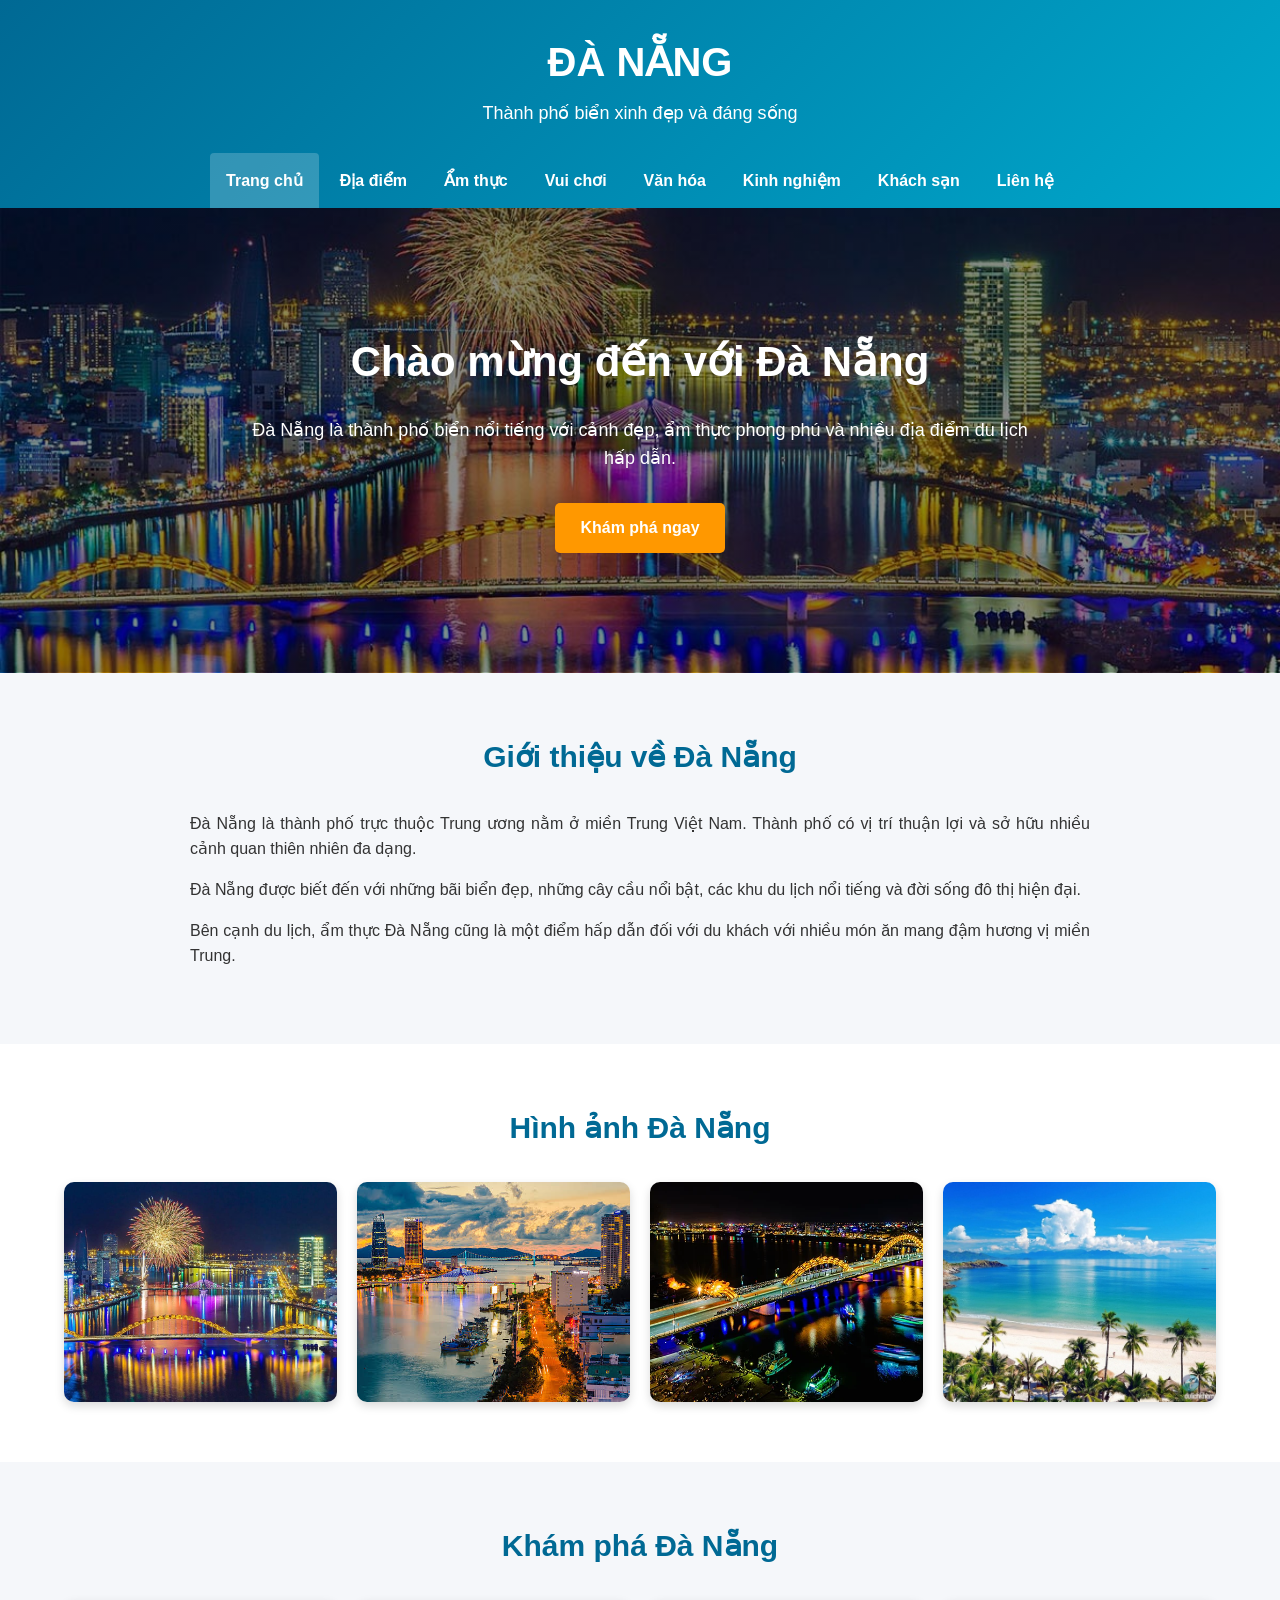
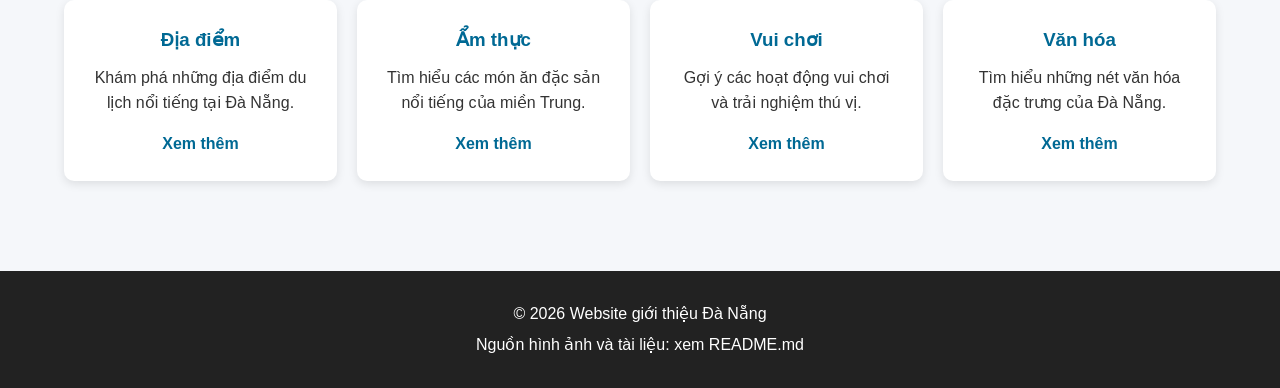
<file: index.html>
<!doctype html>
<html lang="vi">
  <head>
    <meta charset="UTF-8" />

    <meta name="viewport" content="width=device-width, initial-scale=1.0" />

    <meta name="description" content="Website giới thiệu thành phố Đà Nẵng" />

    <title>Đà Nẵng - Thành phố đáng sống</title>

    <link rel="stylesheet" href="css/style.css" />
  </head>

  <body>
    <header class="header">
      <div class="container">
        <h1>ĐÀ NẴNG</h1>

        <p>Thành phố biển xinh đẹp và đáng sống</p>

        <nav class="navbar">
          <a href="index.html" class="active"> Trang chủ </a>

          <a href="dia-diem.html"> Địa điểm </a>

          <a href="am-thuc.html"> Ẩm thực </a>

          <a href="vui-choi.html"> Vui chơi </a>

          <a href="van-hoa.html"> Văn hóa </a>

          <a href="kinh-nghiem.html"> Kinh nghiệm </a>

          <a href="khach-san.html"> Khách sạn </a>

          <a href="lien-he.html"> Liên hệ </a>
        </nav>
      </div>
    </header>

    <main>
      <section class="hero">
        <div class="container">
          <h2>Chào mừng đến với Đà Nẵng</h2>

          <p>
            Đà Nẵng là thành phố biển nổi tiếng với cảnh đẹp, ẩm thực phong phú
            và nhiều địa điểm du lịch hấp dẫn.
          </p>

          <a href="dia-diem.html" class="button"> Khám phá ngay </a>
        </div>
      </section>

      <section class="section">
        <div class="container">
          <h2>Giới thiệu về Đà Nẵng</h2>

          <div class="content-text">
            <p>
              Đà Nẵng là thành phố trực thuộc Trung ương nằm ở miền Trung Việt
              Nam. Thành phố có vị trí thuận lợi và sở hữu nhiều cảnh quan thiên
              nhiên đa dạng.
            </p>

            <p>
              Đà Nẵng được biết đến với những bãi biển đẹp, những cây cầu nổi
              bật, các khu du lịch nổi tiếng và đời sống đô thị hiện đại.
            </p>

            <p>
              Bên cạnh du lịch, ẩm thực Đà Nẵng cũng là một điểm hấp dẫn đối với
              du khách với nhiều món ăn mang đậm hương vị miền Trung.
            </p>
          </div>
        </div>
      </section>

      <section class="section section-light">
        <div class="container">
          <h2>Hình ảnh Đà Nẵng</h2>

          <div class="image-grid">
            <img src="./images/danang-1.jpg" alt="Cảnh đẹp Đà Nẵng" />

            <img src="./images/danang-2.jpg" alt="Thành phố Đà Nẵng" />

            <img src="./images/danang-3.webp" alt="Cầu Rồng Đà Nẵng" />

            <img src="./images/danang-4.jpg" alt="Bãi biển Đà Nẵng" />
          </div>
        </div>
      </section>

      <section class="section">
        <div class="container">
          <h2>Khám phá Đà Nẵng</h2>

          <div class="cards">
            <article class="card">
              <h3>Địa điểm</h3>

              <p>Khám phá những địa điểm du lịch nổi tiếng tại Đà Nẵng.</p>

              <a href="dia-diem.html" class="card-link"> Xem thêm </a>
            </article>

            <article class="card">
              <h3>Ẩm thực</h3>

              <p>Tìm hiểu các món ăn đặc sản nổi tiếng của miền Trung.</p>

              <a href="am-thuc.html" class="card-link"> Xem thêm </a>
            </article>

            <article class="card">
              <h3>Vui chơi</h3>

              <p>Gợi ý các hoạt động vui chơi và trải nghiệm thú vị.</p>

              <a href="vui-choi.html" class="card-link"> Xem thêm </a>
            </article>

            <article class="card">
              <h3>Văn hóa</h3>

              <p>Tìm hiểu những nét văn hóa đặc trưng của Đà Nẵng.</p>

              <a href="van-hoa.html" class="card-link"> Xem thêm </a>
            </article>
          </div>
        </div>
      </section>
    </main>

    <footer class="footer">
      <div class="container">
        <p>© 2026 Website giới thiệu Đà Nẵng</p>
        <p>Nguồn hình ảnh và tài liệu: xem README.md</p>
      </div>
    </footer>
  </body>
</html>
</file>
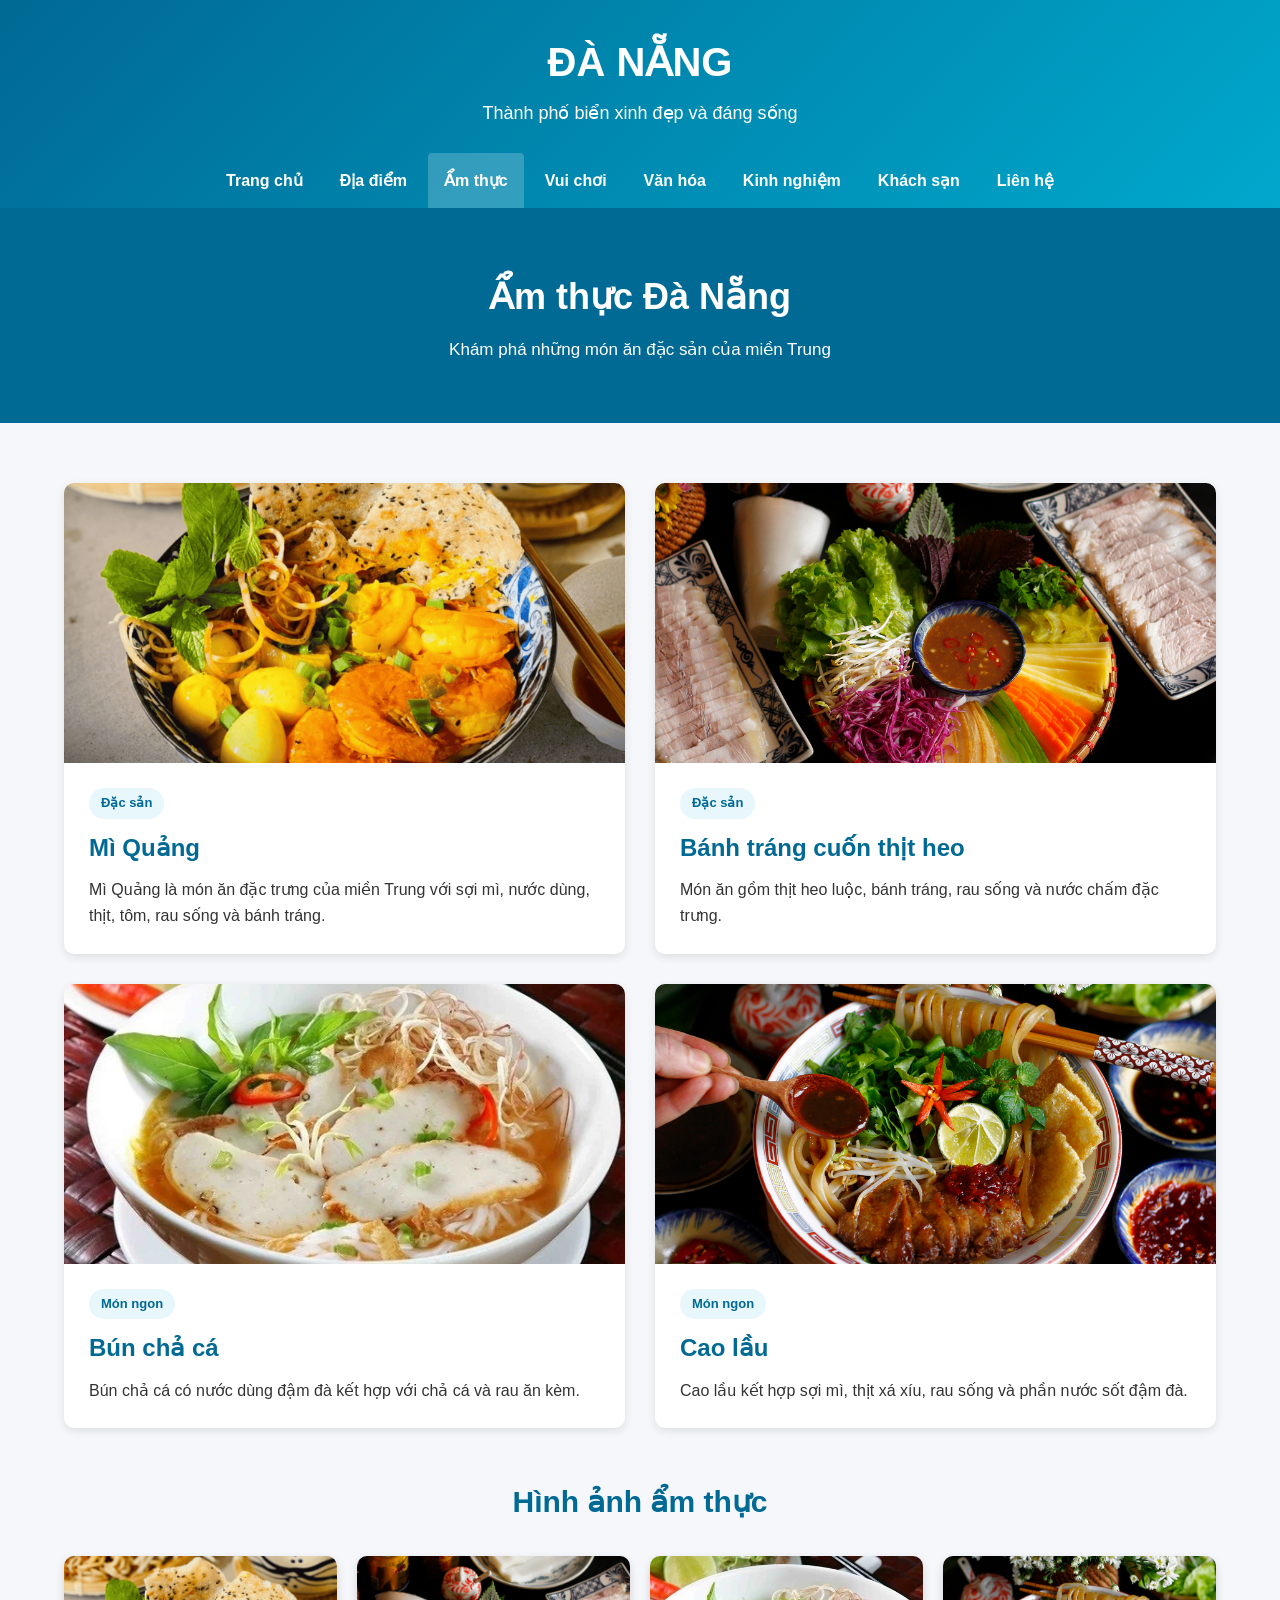
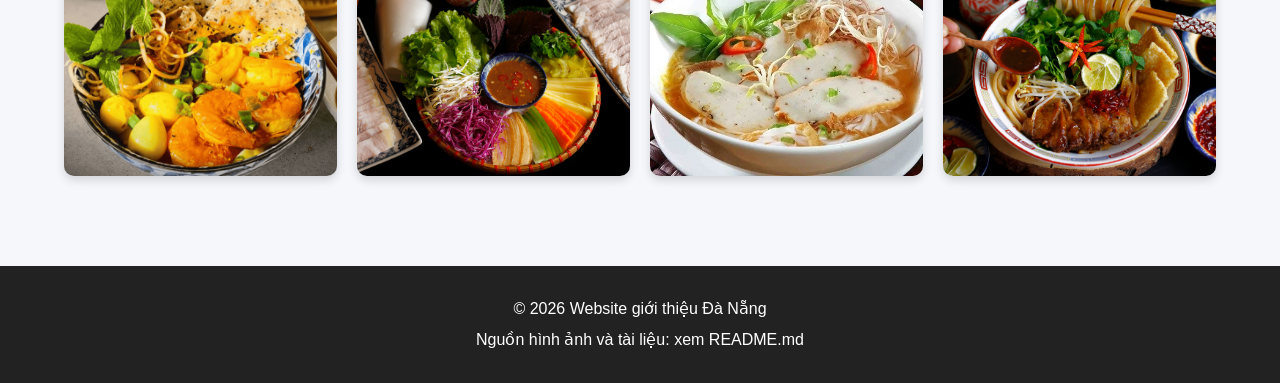
<file: am-thuc.html>
<!doctype html>
<html lang="vi">
  <head>
    <meta charset="UTF-8" />

    <meta name="viewport" content="width=device-width, initial-scale=1.0" />

    <title>Ẩm thực Đà Nẵng</title>

    <link rel="stylesheet" href="css/style.css" />
  </head>

  <body>
    <header class="header">
      <div class="container">
        <h1>ĐÀ NẴNG</h1>

        <p>Thành phố biển xinh đẹp và đáng sống</p>

        <nav class="navbar">
          <a href="index.html"> Trang chủ </a>

          <a href="dia-diem.html"> Địa điểm </a>

          <a href="am-thuc.html" class="active"> Ẩm thực </a>

          <a href="vui-choi.html"> Vui chơi </a>

          <a href="van-hoa.html"> Văn hóa </a>

          <a href="kinh-nghiem.html"> Kinh nghiệm </a>

          <a href="khach-san.html"> Khách sạn </a>

          <a href="lien-he.html"> Liên hệ </a>
        </nav>
      </div>
    </header>

    <main>
      <section class="page-banner">
        <div class="container">
          <h2>Ẩm thực Đà Nẵng</h2>

          <p>Khám phá những món ăn đặc sản của miền Trung</p>
        </div>
      </section>

      <section class="section">
        <div class="container">
          <div class="food-grid">
            <article class="food-card">
              <img src="./images/amthuc-1.png" alt="Mì Quảng" />

              <div class="food-content">
                <span class="badge"> Đặc sản </span>

                <h2>Mì Quảng</h2>

                <p>
                  Mì Quảng là món ăn đặc trưng của miền Trung với sợi mì, nước
                  dùng, thịt, tôm, rau sống và bánh tráng.
                </p>
              </div>
            </article>

            <article class="food-card">
              <img src="./images/amthuc-2.jpg" alt="Bánh tráng cuốn thịt heo" />

              <div class="food-content">
                <span class="badge"> Đặc sản </span>

                <h2>Bánh tráng cuốn thịt heo</h2>

                <p>
                  Món ăn gồm thịt heo luộc, bánh tráng, rau sống và nước chấm
                  đặc trưng.
                </p>
              </div>
            </article>

            <article class="food-card">
              <img src="./images/amthuc-3.webp" alt="Bún chả cá" />

              <div class="food-content">
                <span class="badge"> Món ngon </span>

                <h2>Bún chả cá</h2>

                <p>
                  Bún chả cá có nước dùng đậm đà kết hợp với chả cá và rau ăn
                  kèm.
                </p>
              </div>
            </article>

            <article class="food-card">
              <img src="./images/amthuc-4.jpg" alt="Cao lầu" />

              <div class="food-content">
                <span class="badge"> Món ngon </span>

                <h2>Cao lầu</h2>

                <p>
                  Cao lầu kết hợp sợi mì, thịt xá xíu, rau sống và phần nước sốt
                  đậm đà.
                </p>
              </div>
            </article>
          </div>

          <h2 class="gallery-title">Hình ảnh ẩm thực</h2>

          <div class="image-grid">
            <img src="./images/amthuc-1.png" alt="Mì Quảng" />

            <img src="./images/amthuc-2.jpg" alt="Bánh tráng cuốn thịt heo" />

            <img src="./images/amthuc-3.webp" alt="Bún chả cá" />

            <img src="./images/amthuc-4.jpg" alt="Cao lầu" />
          </div>
        </div>
      </section>
    </main>

    <footer class="footer">
      <div class="container">
        <p>© 2026 Website giới thiệu Đà Nẵng</p>

        <p>Nguồn hình ảnh và tài liệu: xem README.md</p>
      </div>
    </footer>
  </body>
</html>
</file>
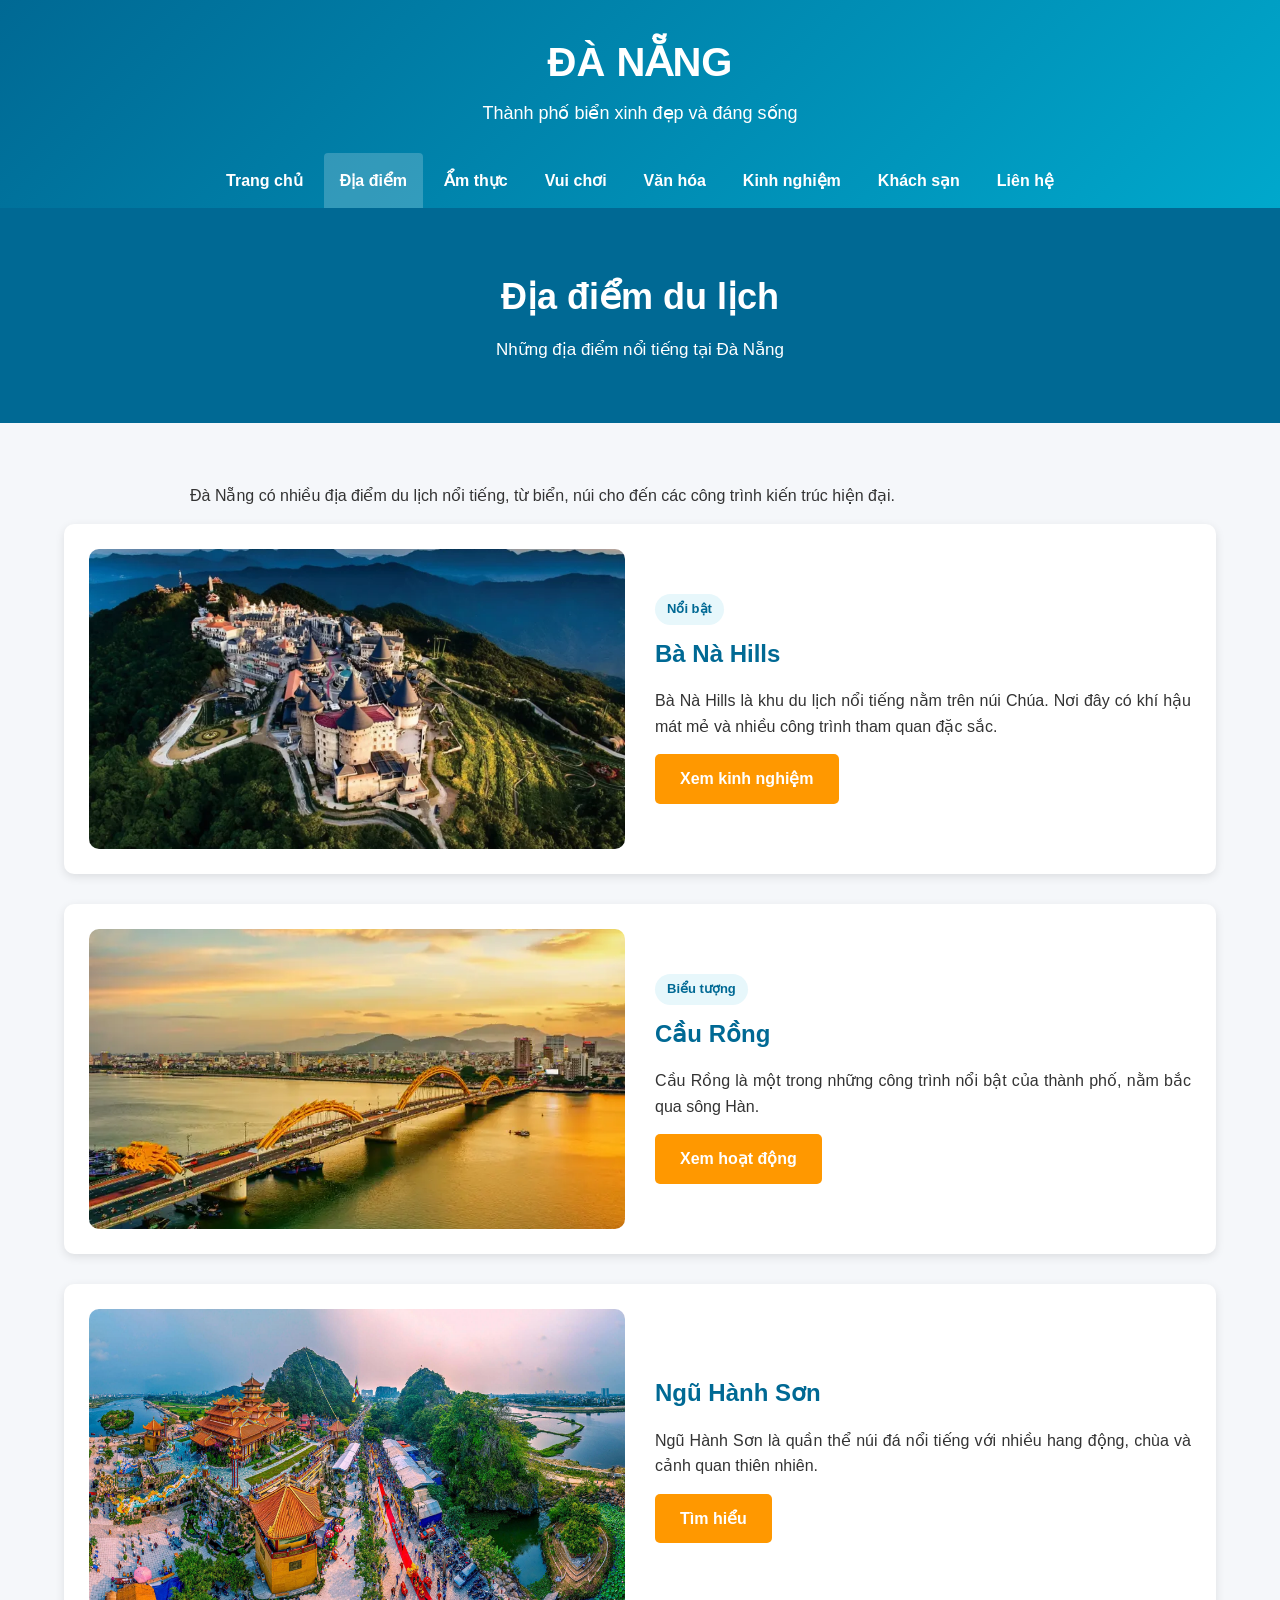
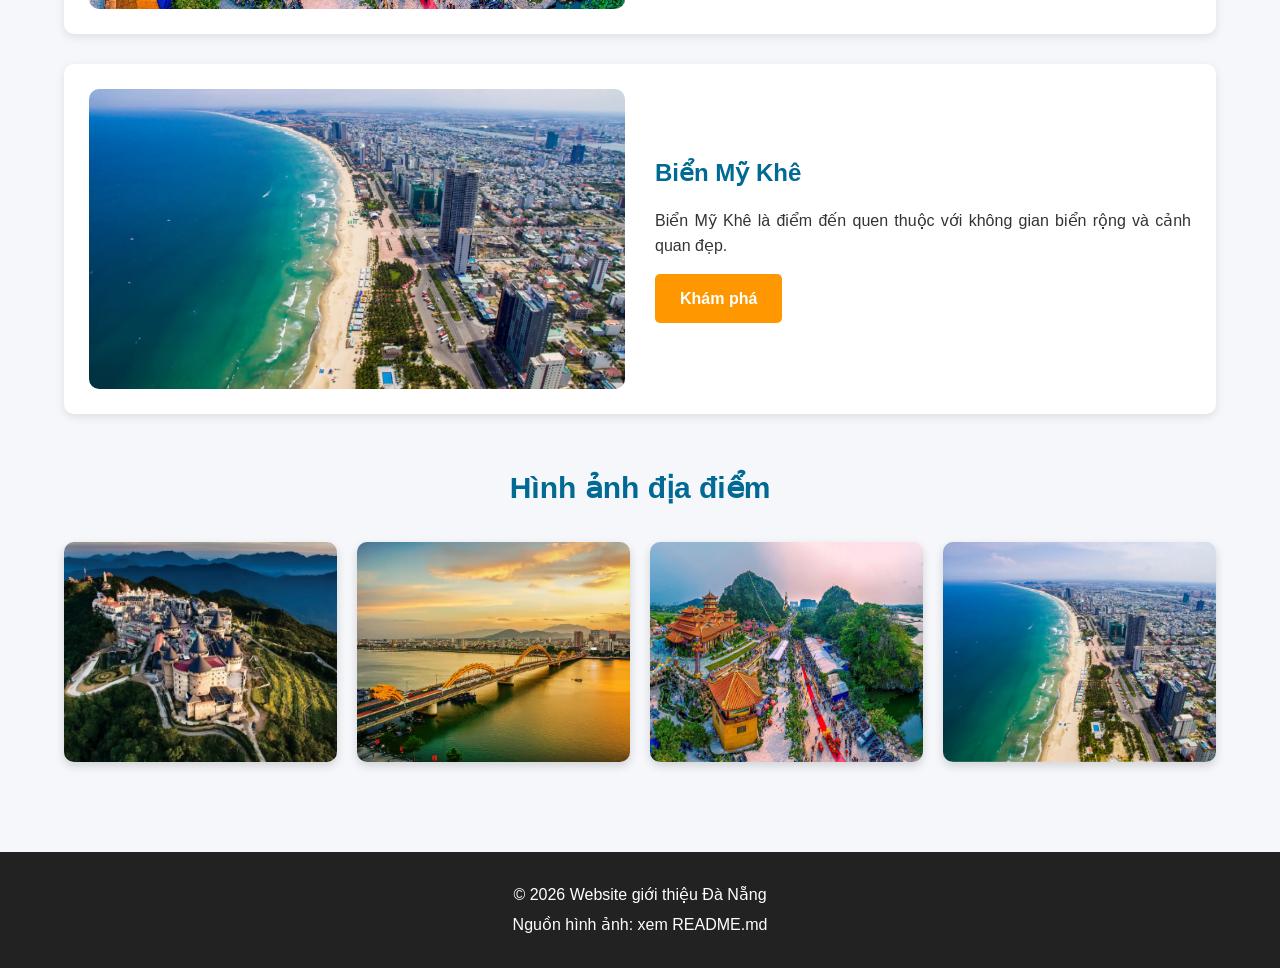
<file: dia-diem.html>
<!doctype html>
<html lang="vi">
  <head>
    <meta charset="UTF-8" />

    <meta name="viewport" content="width=device-width, initial-scale=1.0" />

    <title>Địa điểm du lịch Đà Nẵng</title>

    <link rel="stylesheet" href="css/style.css" />
  </head>

  <body>
    <header class="header">
      <div class="container">
        <h1>ĐÀ NẴNG</h1>

        <p>Thành phố biển xinh đẹp và đáng sống</p>

        <nav class="navbar">
          <a href="index.html"> Trang chủ </a>

          <a href="dia-diem.html" class="active"> Địa điểm </a>

          <a href="am-thuc.html"> Ẩm thực </a>

          <a href="vui-choi.html"> Vui chơi </a>

          <a href="van-hoa.html"> Văn hóa </a>

          <a href="kinh-nghiem.html"> Kinh nghiệm </a>

          <a href="khach-san.html"> Khách sạn </a>

          <a href="lien-he.html"> Liên hệ </a>
        </nav>
      </div>
    </header>

    <main>
      <section class="page-banner">
        <div class="container">
          <h2>Địa điểm du lịch</h2>

          <p>Những địa điểm nổi tiếng tại Đà Nẵng</p>
        </div>
      </section>

      <section class="section">
        <div class="container">
          <div class="content-text">
            <p>
              Đà Nẵng có nhiều địa điểm du lịch nổi tiếng, từ biển, núi cho đến
              các công trình kiến trúc hiện đại.
            </p>
          </div>

          <article class="place">
            <div class="place-image">
              <img src="./images/diadiem-1.webp" alt="Bà Nà Hills" />
            </div>

            <div class="place-content">
              <span class="badge"> Nổi bật </span>

              <h2>Bà Nà Hills</h2>

              <p>
                Bà Nà Hills là khu du lịch nổi tiếng nằm trên núi Chúa. Nơi đây
                có khí hậu mát mẻ và nhiều công trình tham quan đặc sắc.
              </p>

              <a href="kinh-nghiem.html" class="button"> Xem kinh nghiệm </a>
            </div>
          </article>

          <article class="place">
            <div class="place-image">
              <img src="./images/diadiem-2.webp" alt="Cầu Rồng" />
            </div>

            <div class="place-content">
              <span class="badge"> Biểu tượng </span>

              <h2>Cầu Rồng</h2>

              <p>
                Cầu Rồng là một trong những công trình nổi bật của thành phố,
                nằm bắc qua sông Hàn.
              </p>

              <a href="vui-choi.html" class="button"> Xem hoạt động </a>
            </div>
          </article>

          <article class="place">
            <div class="place-image">
              <img src="./images/diadiem-3.jpg" alt="Ngũ Hành Sơn" />
            </div>

            <div class="place-content">
              <h2>Ngũ Hành Sơn</h2>

              <p>
                Ngũ Hành Sơn là quần thể núi đá nổi tiếng với nhiều hang động,
                chùa và cảnh quan thiên nhiên.
              </p>

              <a href="van-hoa.html" class="button"> Tìm hiểu </a>
            </div>
          </article>

          <article class="place">
            <div class="place-image">
              <img src="./images/diadiem-4.png" alt="Biển Mỹ Khê" />
            </div>

            <div class="place-content">
              <h2>Biển Mỹ Khê</h2>

              <p>
                Biển Mỹ Khê là điểm đến quen thuộc với không gian biển rộng và
                cảnh quan đẹp.
              </p>

              <a href="vui-choi.html" class="button"> Khám phá </a>
            </div>
          </article>

          <h2 class="gallery-title">Hình ảnh địa điểm</h2>

          <div class="image-grid">
            <img src="./images/diadiem-1.webp" alt="Bà Nà Hills" />

            <img src="./images/diadiem-2.webp" alt="Cầu Rồng" />

            <img src="./images/diadiem-3.jpg" alt="Ngũ Hành Sơn" />

            <img src="./images/diadiem-4.png" alt="Biển Mỹ Khê" />
          </div>
        </div>
      </section>
    </main>

    <footer class="footer">
      <div class="container">
        <p>© 2026 Website giới thiệu Đà Nẵng</p>

        <p>Nguồn hình ảnh: xem README.md</p>
      </div>
    </footer>
  </body>
</html>
</file>
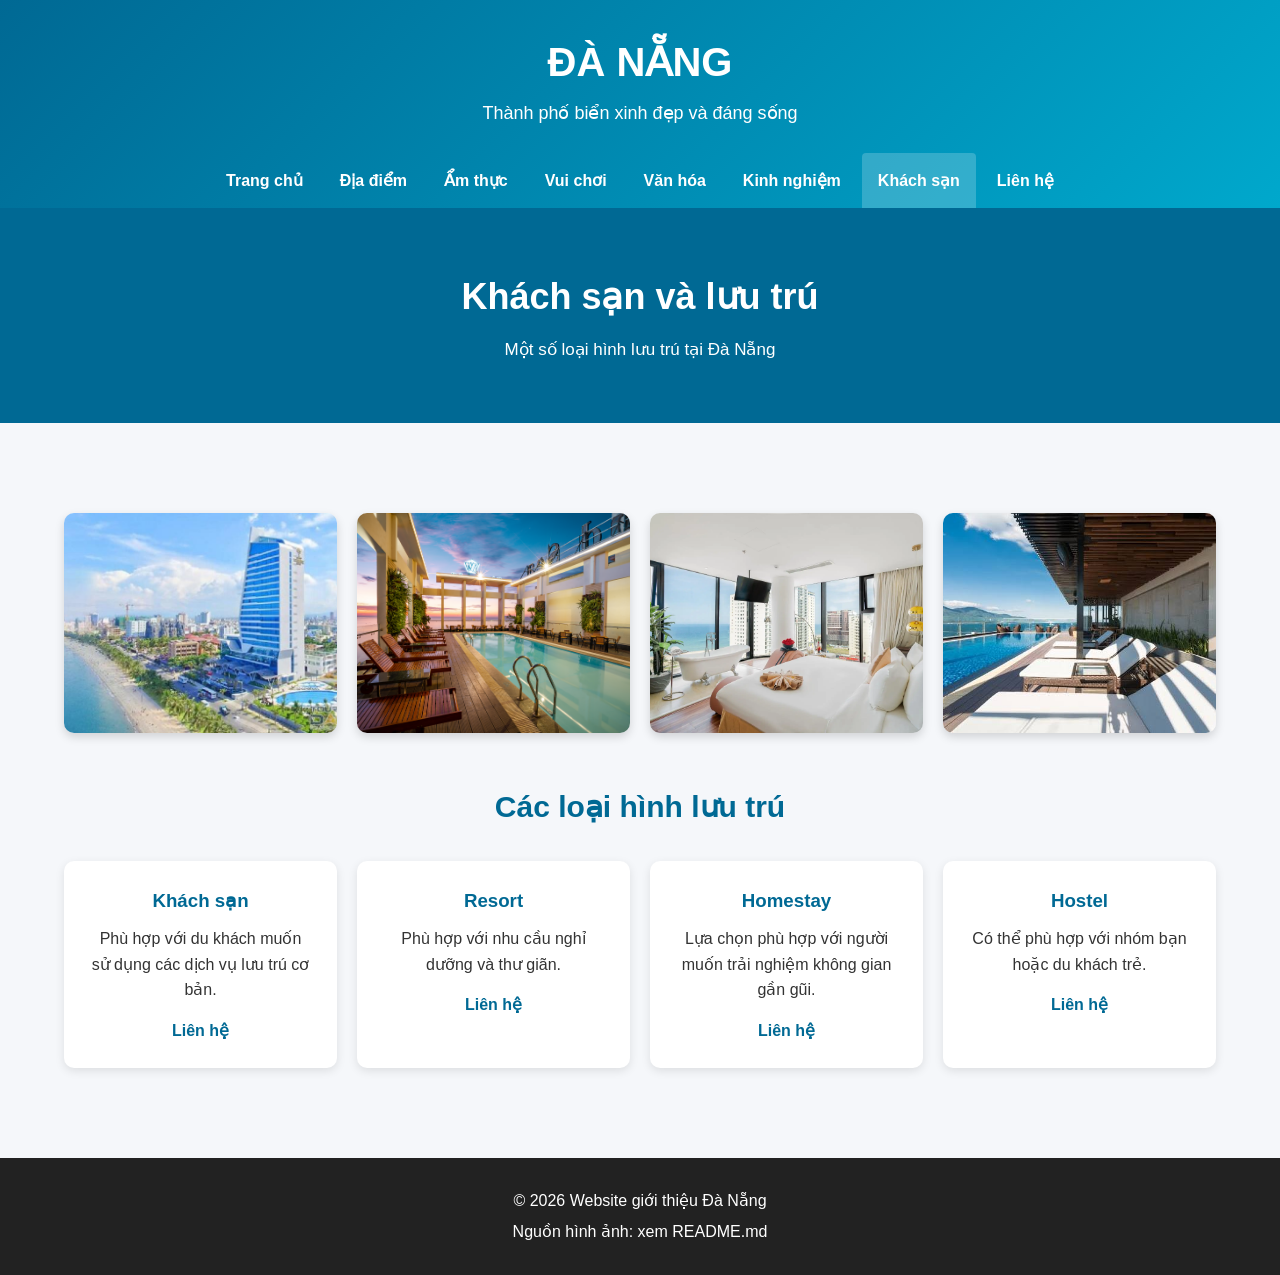
<file: khach-san.html>
<!doctype html>
<html lang="vi">
  <head>
    <meta charset="UTF-8" />

    <meta name="viewport" content="width=device-width, initial-scale=1.0" />

    <title>Khách sạn Đà Nẵng</title>

    <link rel="stylesheet" href="css/style.css" />
  </head>

  <body>
    <header class="header">
      <div class="container">
        <h1>ĐÀ NẴNG</h1>

        <p>Thành phố biển xinh đẹp và đáng sống</p>

        <nav class="navbar">
          <a href="index.html"> Trang chủ </a>

          <a href="dia-diem.html"> Địa điểm </a>

          <a href="am-thuc.html"> Ẩm thực </a>

          <a href="vui-choi.html"> Vui chơi </a>

          <a href="van-hoa.html"> Văn hóa </a>

          <a href="kinh-nghiem.html"> Kinh nghiệm </a>

          <a href="khach-san.html" class="active"> Khách sạn </a>

          <a href="lien-he.html"> Liên hệ </a>
        </nav>
      </div>
    </header>

    <main>
      <section class="page-banner">
        <div class="container">
          <h2>Khách sạn và lưu trú</h2>

          <p>Một số loại hình lưu trú tại Đà Nẵng</p>
        </div>
      </section>

      <section class="section">
        <div class="container">
          <div class="image-grid">
            <img src="./images/khachsan-1.jpg" alt="Khách sạn Đà Nẵng" />

            <img src="./images/khachsan-2.jpg" alt="Không gian khách sạn" />

            <img src="./images/khachsan-3.webp" alt="Phòng lưu trú" />

            <img src="./images/khachsan-4.jpg" alt="Khu nghỉ dưỡng" />
          </div>

          <h2 class="gallery-title">Các loại hình lưu trú</h2>

          <div class="cards">
            <article class="card">
              <h3>Khách sạn</h3>

              <p>
                Phù hợp với du khách muốn sử dụng các dịch vụ lưu trú cơ bản.
              </p>

              <a href="lien-he.html" class="card-link"> Liên hệ </a>
            </article>

            <article class="card">
              <h3>Resort</h3>

              <p>Phù hợp với nhu cầu nghỉ dưỡng và thư giãn.</p>

              <a href="lien-he.html" class="card-link"> Liên hệ </a>
            </article>

            <article class="card">
              <h3>Homestay</h3>

              <p>
                Lựa chọn phù hợp với người muốn trải nghiệm không gian gần gũi.
              </p>

              <a href="lien-he.html" class="card-link"> Liên hệ </a>
            </article>

            <article class="card">
              <h3>Hostel</h3>

              <p>Có thể phù hợp với nhóm bạn hoặc du khách trẻ.</p>

              <a href="lien-he.html" class="card-link"> Liên hệ </a>
            </article>
          </div>
        </div>
      </section>
    </main>

    <footer class="footer">
      <div class="container">
        <p>© 2026 Website giới thiệu Đà Nẵng</p>

        <p>Nguồn hình ảnh: xem README.md</p>
      </div>
    </footer>
  </body>
</html>
</file>
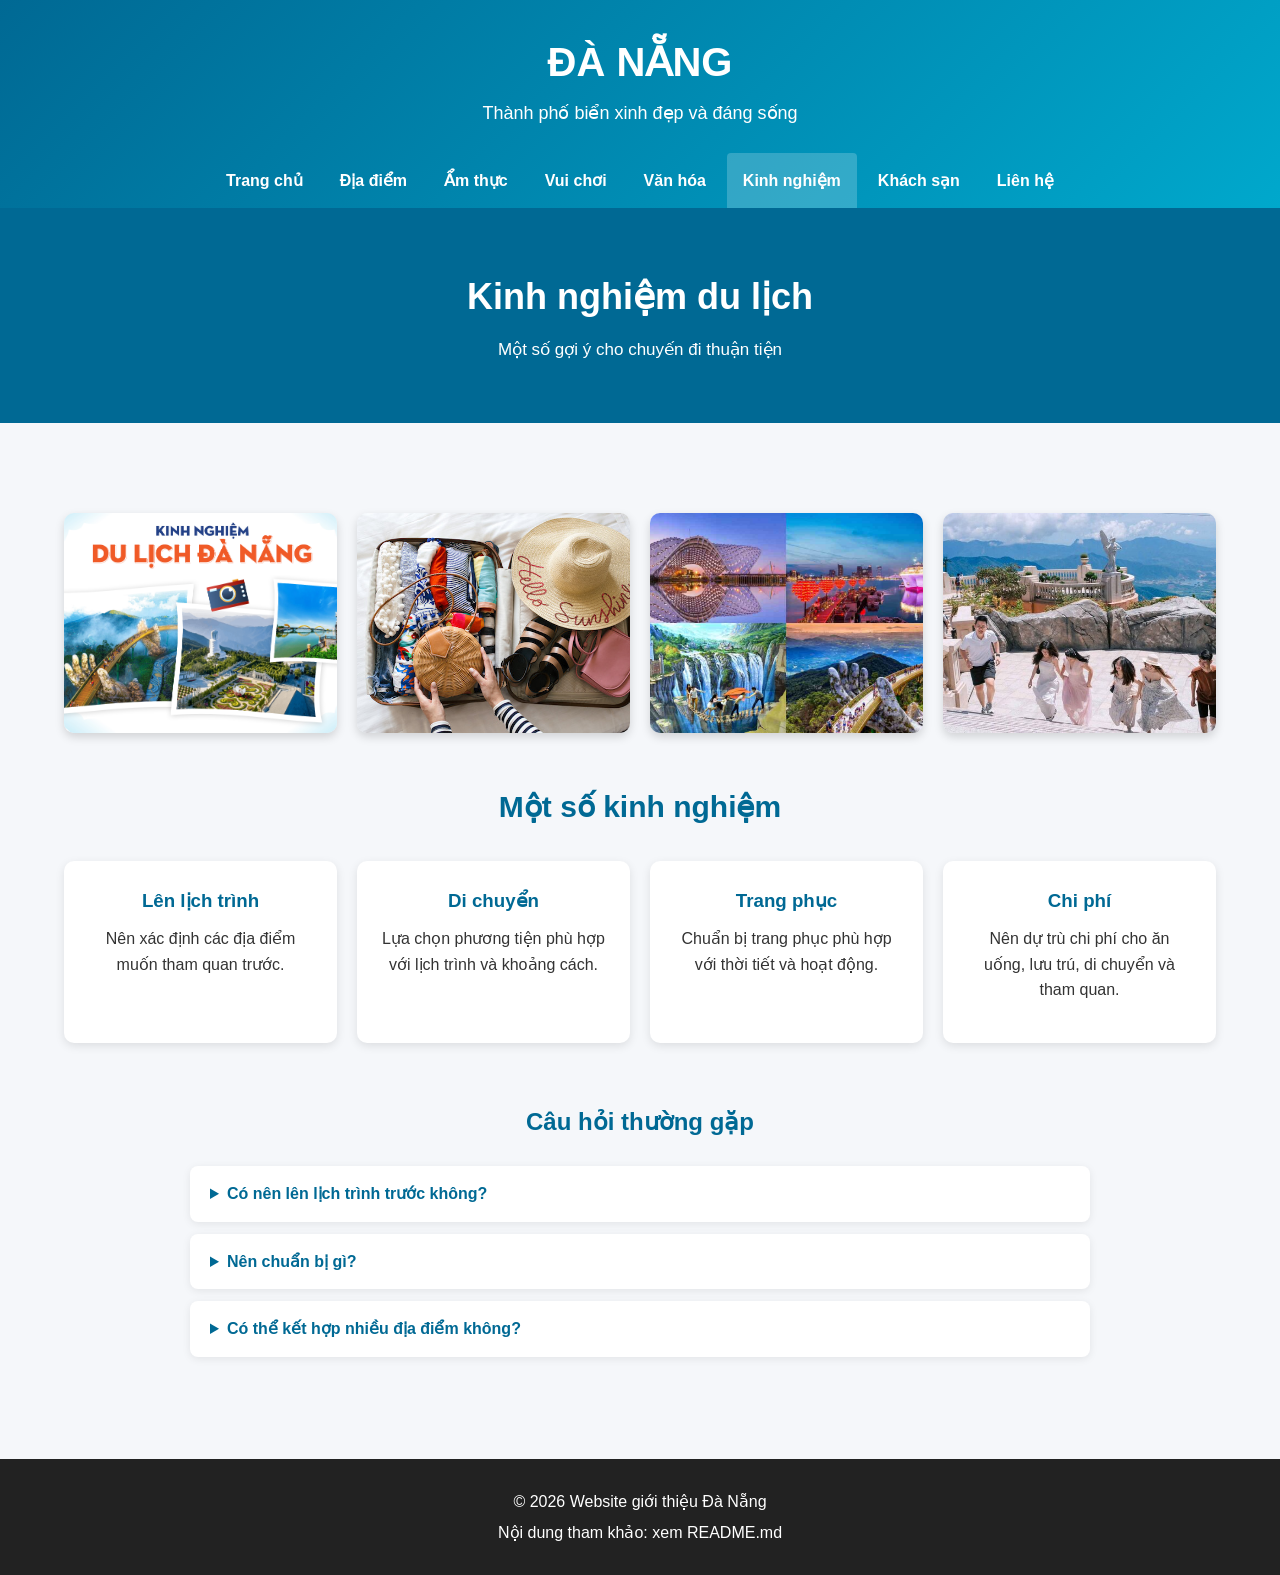
<file: kinh-nghiem.html>
<!doctype html>
<html lang="vi">
  <head>
    <meta charset="UTF-8" />

    <meta name="viewport" content="width=device-width, initial-scale=1.0" />

    <title>Kinh nghiệm du lịch Đà Nẵng</title>

    <link rel="stylesheet" href="css/style.css" />
  </head>

  <body>
    <header class="header">
      <div class="container">
        <h1>ĐÀ NẴNG</h1>

        <p>Thành phố biển xinh đẹp và đáng sống</p>

        <nav class="navbar">
          <a href="index.html"> Trang chủ </a>

          <a href="dia-diem.html"> Địa điểm </a>

          <a href="am-thuc.html"> Ẩm thực </a>

          <a href="vui-choi.html"> Vui chơi </a>

          <a href="van-hoa.html"> Văn hóa </a>

          <a href="kinh-nghiem.html" class="active"> Kinh nghiệm </a>

          <a href="khach-san.html"> Khách sạn </a>

          <a href="lien-he.html"> Liên hệ </a>
        </nav>
      </div>
    </header>

    <main>
      <section class="page-banner">
        <div class="container">
          <h2>Kinh nghiệm du lịch</h2>

          <p>Một số gợi ý cho chuyến đi thuận tiện</p>
        </div>
      </section>

      <section class="section">
        <div class="container">
          <div class="image-grid">
            <img src="./images/kinhnghiem-1.jpg" alt="Kinh nghiệm du lịch" />

            <img src="./images/kinhnghiem-2.jpg" alt="Chuẩn bị chuyến đi" />

            <img src="./images/kinhnghiem-3.jpg" alt="Du lịch Đà Nẵng" />

            <img src="./images/kinhnghiem-4.jpg" alt="Trải nghiệm du lịch" />
          </div>

          <h2 class="gallery-title">Một số kinh nghiệm</h2>

          <div class="cards">
            <article class="card">
              <h3>Lên lịch trình</h3>

              <p>Nên xác định các địa điểm muốn tham quan trước.</p>
            </article>

            <article class="card">
              <h3>Di chuyển</h3>

              <p>Lựa chọn phương tiện phù hợp với lịch trình và khoảng cách.</p>
            </article>

            <article class="card">
              <h3>Trang phục</h3>

              <p>Chuẩn bị trang phục phù hợp với thời tiết và hoạt động.</p>
            </article>

            <article class="card">
              <h3>Chi phí</h3>

              <p>
                Nên dự trù chi phí cho ăn uống, lưu trú, di chuyển và tham quan.
              </p>
            </article>
          </div>

          <div class="faq">
            <h2>Câu hỏi thường gặp</h2>

            <details>
              <summary>Có nên lên lịch trình trước không?</summary>

              <p>
                Việc lên lịch trình trước giúp sắp xếp thời gian và địa điểm hợp
                lý hơn.
              </p>
            </details>

            <details>
              <summary>Nên chuẩn bị gì?</summary>

              <p>
                Có thể chuẩn bị giấy tờ cá nhân, trang phục, đồ dùng cần thiết
                và các thông tin về chuyến đi.
              </p>
            </details>

            <details>
              <summary>Có thể kết hợp nhiều địa điểm không?</summary>

              <p>
                Có thể sắp xếp các địa điểm theo khu vực để thuận tiện cho việc
                di chuyển.
              </p>
            </details>
          </div>
        </div>
      </section>
    </main>

    <footer class="footer">
      <div class="container">
        <p>© 2026 Website giới thiệu Đà Nẵng</p>

        <p>Nội dung tham khảo: xem README.md</p>
      </div>
    </footer>
  </body>
</html>
</file>
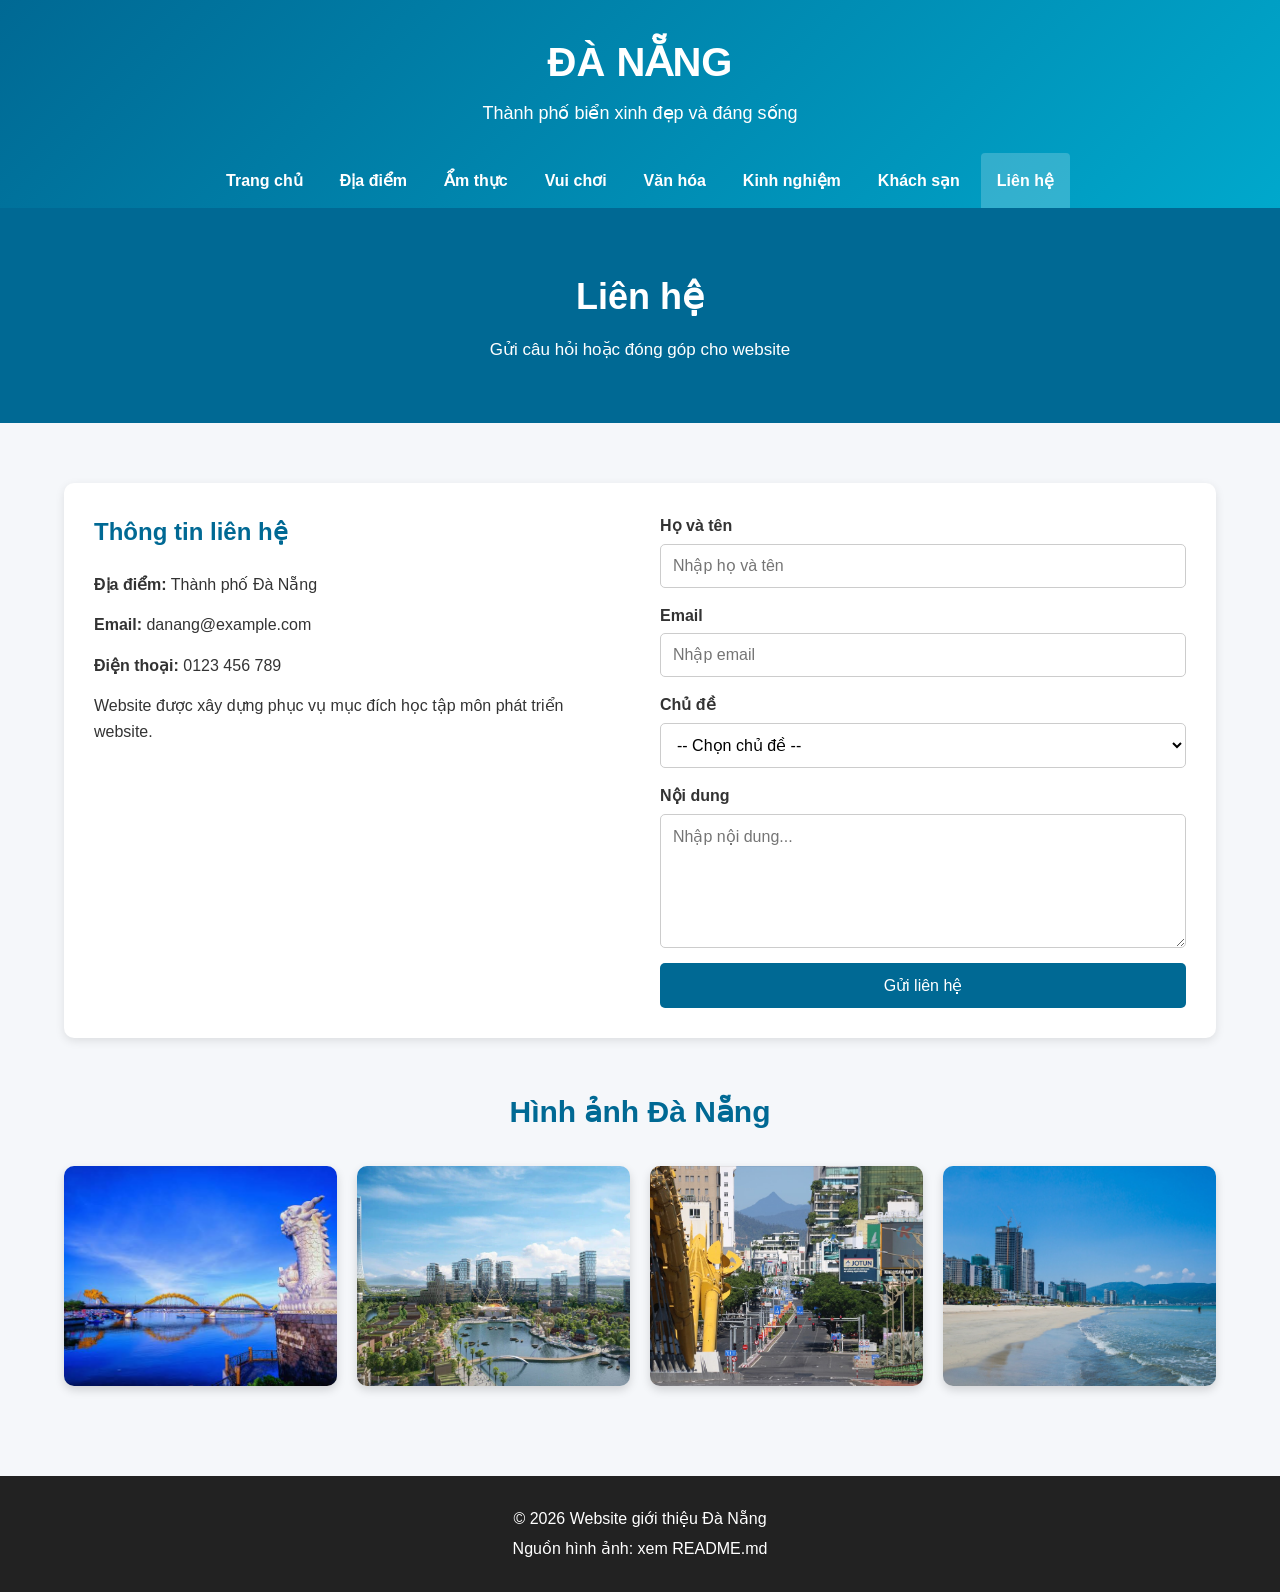
<file: lien-he.html>
<!doctype html>
<html lang="vi">
  <head>
    <meta charset="UTF-8" />

    <meta name="viewport" content="width=device-width, initial-scale=1.0" />

    <title>Liên hệ - Đà Nẵng</title>

    <link rel="stylesheet" href="css/style.css" />
  </head>

  <body>
    <header class="header">
      <div class="container">
        <h1>ĐÀ NẴNG</h1>

        <p>Thành phố biển xinh đẹp và đáng sống</p>

        <nav class="navbar">
          <a href="index.html"> Trang chủ </a>

          <a href="dia-diem.html"> Địa điểm </a>

          <a href="am-thuc.html"> Ẩm thực </a>

          <a href="vui-choi.html"> Vui chơi </a>

          <a href="van-hoa.html"> Văn hóa </a>

          <a href="kinh-nghiem.html"> Kinh nghiệm </a>

          <a href="khach-san.html"> Khách sạn </a>

          <a href="lien-he.html" class="active"> Liên hệ </a>
        </nav>
      </div>
    </header>

    <main>
      <section class="page-banner">
        <div class="container">
          <h2>Liên hệ</h2>

          <p>Gửi câu hỏi hoặc đóng góp cho website</p>
        </div>
      </section>

      <section class="section">
        <div class="container">
          <div class="contact-layout">
            <!-- THÔNG TIN -->

            <div class="contact-info">
              <h2>Thông tin liên hệ</h2>

              <p>
                <strong>Địa điểm:</strong>
                Thành phố Đà Nẵng
              </p>

              <p>
                <strong>Email:</strong>
                danang@example.com
              </p>

              <p>
                <strong>Điện thoại:</strong>
                0123 456 789
              </p>

              <p>
                Website được xây dựng phục vụ mục đích học tập môn phát triển
                website.
              </p>
            </div>

            <!-- FORM -->

            <form class="contact-form">
              <label for="name"> Họ và tên </label>

              <input
                type="text"
                id="name"
                name="name"
                placeholder="Nhập họ và tên"
                required
              />

              <label for="email"> Email </label>

              <input
                type="email"
                id="email"
                name="email"
                placeholder="Nhập email"
                required
              />

              <label for="topic"> Chủ đề </label>

              <select id="topic" name="topic">
                <option value="">-- Chọn chủ đề --</option>

                <option value="du-lich">Du lịch</option>

                <option value="am-thuc">Ẩm thực</option>

                <option value="gop-y">Góp ý website</option>
              </select>

              <label for="message"> Nội dung </label>

              <textarea
                id="message"
                name="message"
                rows="6"
                placeholder="Nhập nội dung..."
                required
              ></textarea>

              <button type="submit">Gửi liên hệ</button>
            </form>
          </div>

          <h2 class="gallery-title">Hình ảnh Đà Nẵng</h2>

          <div class="image-grid">
            <img src="./images/lienhe-1.jpg" alt="Đà Nẵng" />

            <img src="./images/lienhe-2.webp" alt="Thành phố Đà Nẵng" />

            <img src="./images/lienhe-3.jpg" alt="Đường phố Đà Nẵng" />

            <img src="./images/lienhe-4.jpg" alt="Biển Đà Nẵng" />
          </div>
        </div>
      </section>
    </main>

    <footer class="footer">
      <div class="container">
        <p>© 2026 Website giới thiệu Đà Nẵng</p>

        <p>Nguồn hình ảnh: xem README.md</p>
      </div>
    </footer>
  </body>
</html>
</file>
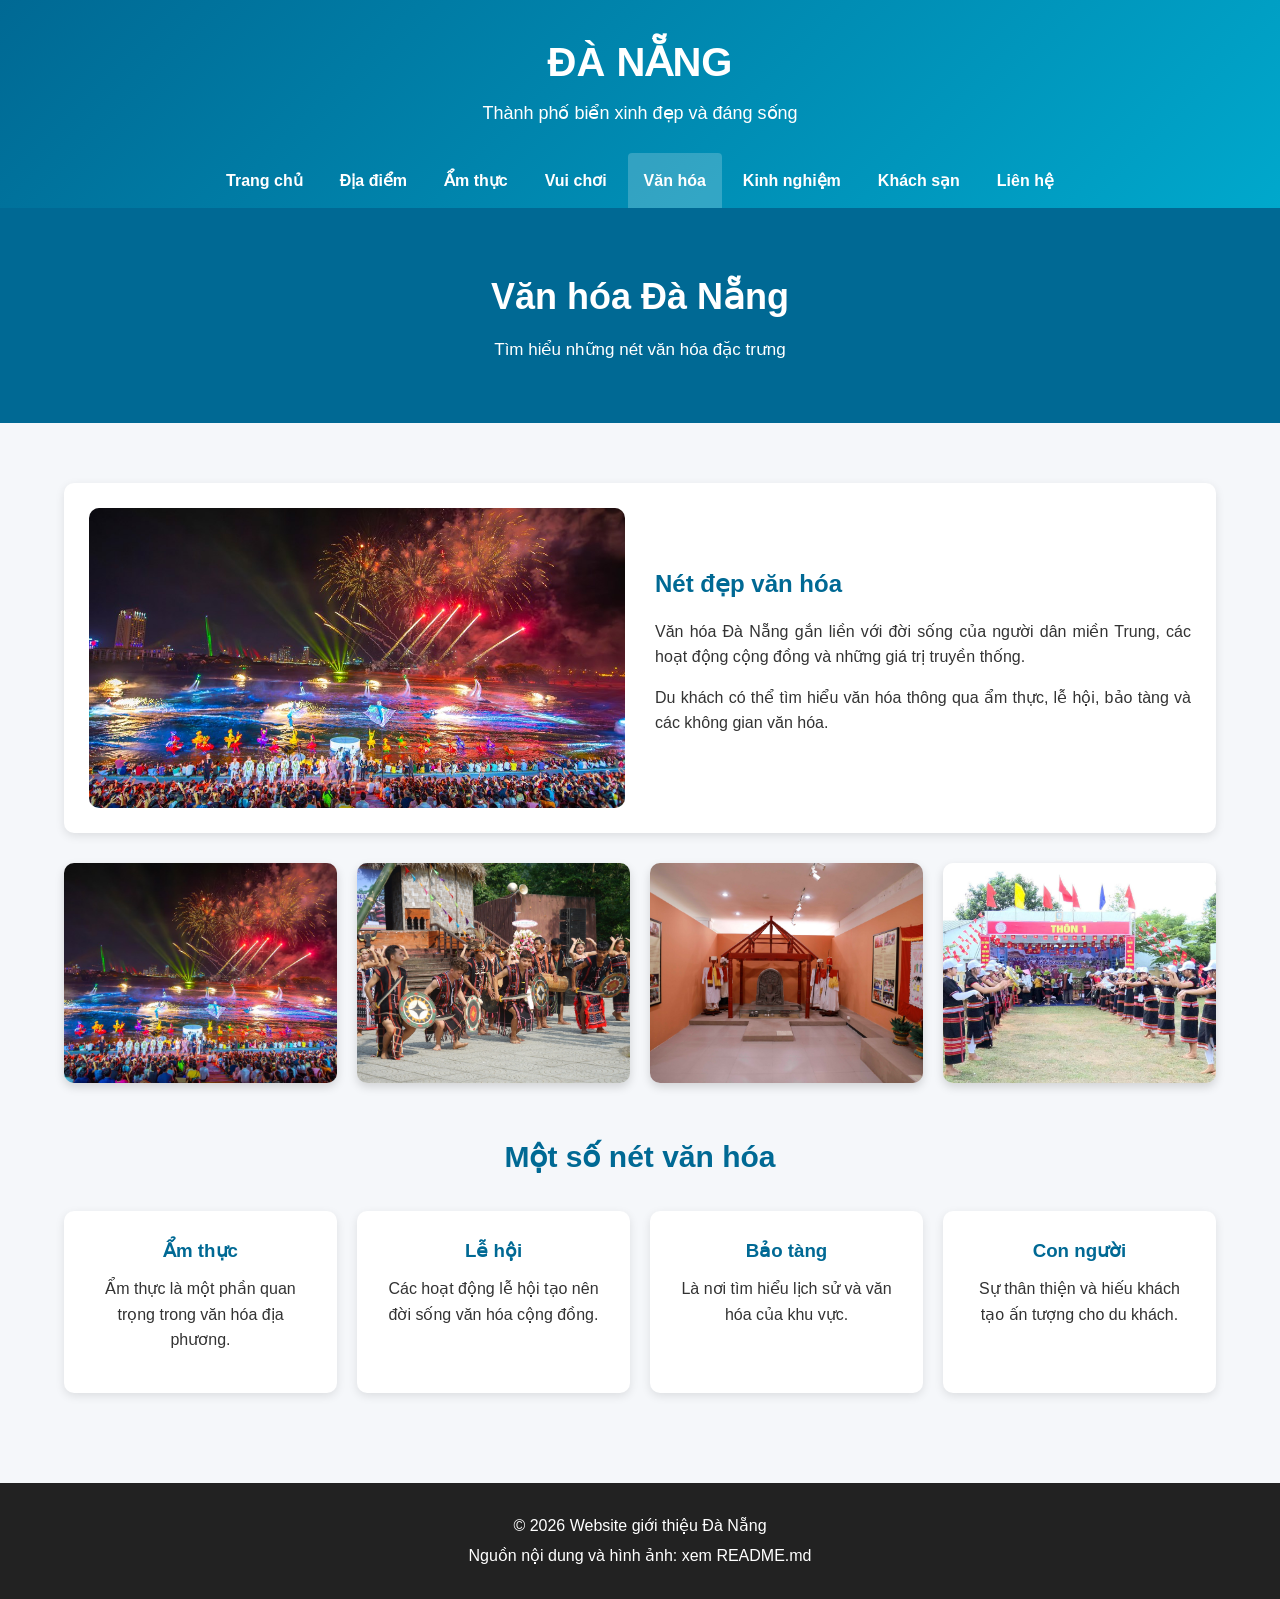
<file: van-hoa.html>
<!doctype html>
<html lang="vi">
  <head>
    <meta charset="UTF-8" />

    <meta name="viewport" content="width=device-width, initial-scale=1.0" />

    <title>Văn hóa Đà Nẵng</title>

    <link rel="stylesheet" href="css/style.css" />
  </head>

  <body>
    <header class="header">
      <div class="container">
        <h1>ĐÀ NẴNG</h1>

        <p>Thành phố biển xinh đẹp và đáng sống</p>

        <nav class="navbar">
          <a href="index.html"> Trang chủ </a>

          <a href="dia-diem.html"> Địa điểm </a>

          <a href="am-thuc.html"> Ẩm thực </a>

          <a href="vui-choi.html"> Vui chơi </a>

          <a href="van-hoa.html" class="active"> Văn hóa </a>

          <a href="kinh-nghiem.html"> Kinh nghiệm </a>

          <a href="khach-san.html"> Khách sạn </a>

          <a href="lien-he.html"> Liên hệ </a>
        </nav>
      </div>
    </header>

    <main>
      <section class="page-banner">
        <div class="container">
          <h2>Văn hóa Đà Nẵng</h2>

          <p>Tìm hiểu những nét văn hóa đặc trưng</p>
        </div>
      </section>

      <section class="section">
        <div class="container">
          <article class="place">
            <div class="place-image">
              <img src="./images/vanhoa-1.jpg" alt="Văn hóa Đà Nẵng" />
            </div>

            <div class="place-content">
              <h2>Nét đẹp văn hóa</h2>

              <p>
                Văn hóa Đà Nẵng gắn liền với đời sống của người dân miền Trung,
                các hoạt động cộng đồng và những giá trị truyền thống.
              </p>

              <p>
                Du khách có thể tìm hiểu văn hóa thông qua ẩm thực, lễ hội, bảo
                tàng và các không gian văn hóa.
              </p>
            </div>
          </article>

          <!-- 4 HÌNH ẢNH -->

          <div class="image-grid">
            <img src="./images/vanhoa-1.jpg" alt="Văn hóa Đà Nẵng" />

            <img src="./images/vanhoa-2.jpg" alt="Hoạt động văn hóa" />

            <img src="./images/vanhoa-3.jpg" alt="Không gian văn hóa" />

            <img src="./images/vanhoa-4.jpg" alt="Đời sống văn hóa" />
          </div>

          <h2 class="gallery-title">Một số nét văn hóa</h2>

          <div class="cards">
            <article class="card">
              <h3>Ẩm thực</h3>

              <p>Ẩm thực là một phần quan trọng trong văn hóa địa phương.</p>
            </article>

            <article class="card">
              <h3>Lễ hội</h3>

              <p>Các hoạt động lễ hội tạo nên đời sống văn hóa cộng đồng.</p>
            </article>

            <article class="card">
              <h3>Bảo tàng</h3>

              <p>Là nơi tìm hiểu lịch sử và văn hóa của khu vực.</p>
            </article>

            <article class="card">
              <h3>Con người</h3>

              <p>Sự thân thiện và hiếu khách tạo ấn tượng cho du khách.</p>
            </article>
          </div>
        </div>
      </section>
    </main>

    <footer class="footer">
      <div class="container">
        <p>© 2026 Website giới thiệu Đà Nẵng</p>

        <p>Nguồn nội dung và hình ảnh: xem README.md</p>
      </div>
    </footer>
  </body>
</html>
</file>
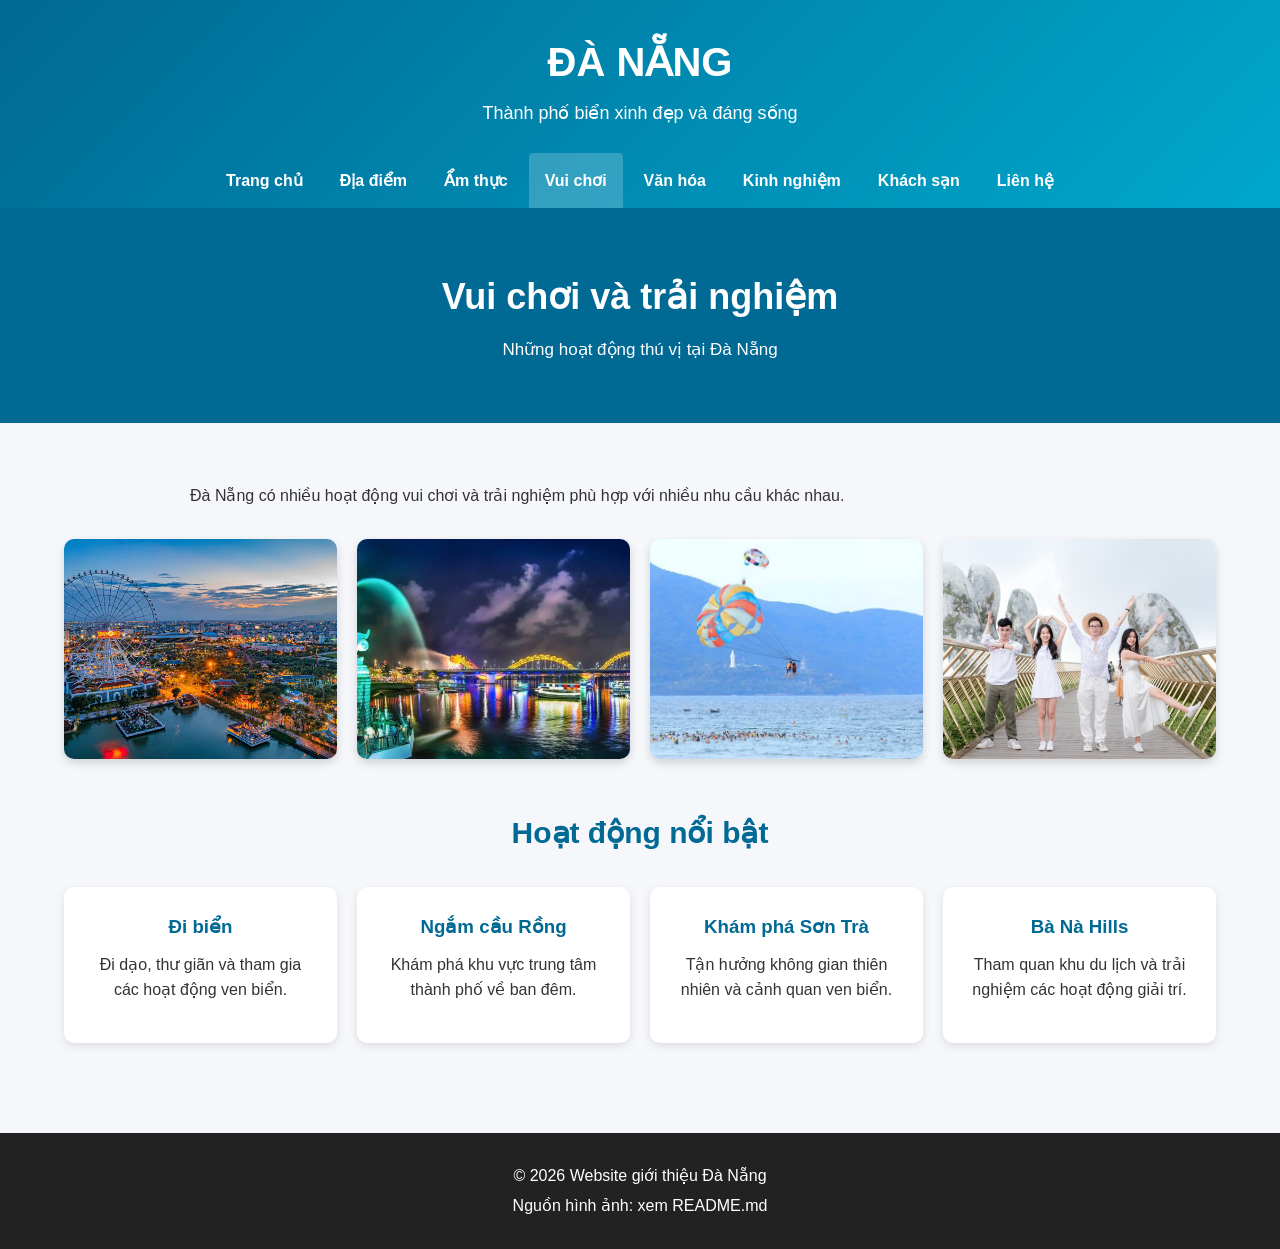
<file: vui-choi.html>
<!doctype html>
<html lang="vi">
  <head>
    <meta charset="UTF-8" />

    <meta name="viewport" content="width=device-width, initial-scale=1.0" />

    <title>Vui chơi tại Đà Nẵng</title>

    <link rel="stylesheet" href="css/style.css" />
  </head>

  <body>
    <header class="header">
      <div class="container">
        <h1>ĐÀ NẴNG</h1>

        <p>Thành phố biển xinh đẹp và đáng sống</p>

        <nav class="navbar">
          <a href="index.html"> Trang chủ </a>

          <a href="dia-diem.html"> Địa điểm </a>

          <a href="am-thuc.html"> Ẩm thực </a>

          <a href="vui-choi.html" class="active"> Vui chơi </a>

          <a href="van-hoa.html"> Văn hóa </a>

          <a href="kinh-nghiem.html"> Kinh nghiệm </a>

          <a href="khach-san.html"> Khách sạn </a>

          <a href="lien-he.html"> Liên hệ </a>
        </nav>
      </div>
    </header>

    <main>
      <section class="page-banner">
        <div class="container">
          <h2>Vui chơi và trải nghiệm</h2>

          <p>Những hoạt động thú vị tại Đà Nẵng</p>
        </div>
      </section>

      <section class="section">
        <div class="container">
          <div class="content-text">
            <p>
              Đà Nẵng có nhiều hoạt động vui chơi và trải nghiệm phù hợp với
              nhiều nhu cầu khác nhau.
            </p>
          </div>

          <div class="image-grid">
            <img src="./images/vuichoi-1.jpg" alt="Vui chơi tại Đà Nẵng" />

            <img src="./images/vuichoi-2.jpg" alt="Du lịch Đà Nẵng" />

            <img src="./images/vuichoi-3.jpg" alt="Hoạt động giải trí" />

            <img src="./images/vuichoi-4.jpg" alt="Trải nghiệm tại Đà Nẵng" />
          </div>

          <h2 class="gallery-title">Hoạt động nổi bật</h2>

          <div class="cards">
            <article class="card">
              <h3>Đi biển</h3>

              <p>Đi dạo, thư giãn và tham gia các hoạt động ven biển.</p>
            </article>

            <article class="card">
              <h3>Ngắm cầu Rồng</h3>

              <p>Khám phá khu vực trung tâm thành phố về ban đêm.</p>
            </article>

            <article class="card">
              <h3>Khám phá Sơn Trà</h3>

              <p>Tận hưởng không gian thiên nhiên và cảnh quan ven biển.</p>
            </article>

            <article class="card">
              <h3>Bà Nà Hills</h3>

              <p>
                Tham quan khu du lịch và trải nghiệm các hoạt động giải trí.
              </p>
            </article>
          </div>
        </div>
      </section>
    </main>

    <footer class="footer">
      <div class="container">
        <p>© 2026 Website giới thiệu Đà Nẵng</p>

        <p>Nguồn hình ảnh: xem README.md</p>
      </div>
    </footer>
  </body>
</html>
</file>
<file: css/style.css>
* {
  margin: 0;
  padding: 0;
  box-sizing: border-box;
}

html {
  scroll-behavior: smooth;
}

body {
  font-family: Arial, Helvetica, sans-serif;

  line-height: 1.6;

  background-color: #f5f7fa;

  color: #333;

  overflow-x: hidden;
}

img {
  max-width: 100%;
  height: auto;
  display: block;
}

a,
button {
  transition: 0.3s;
}

p,
h1,
h2,
h3,
a,
label {
  overflow-wrap: break-word;
}

.container {
  width: 90%;

  max-width: 1200px;

  margin: auto;
}

.header {
  background: linear-gradient(135deg, #006994, #00a8cc);

  color: white;

  text-align: center;

  padding-top: 30px;
}

.header h1 {
  font-size: 40px;

  margin-bottom: 5px;
}

.header p {
  font-size: 18px;

  margin-bottom: 25px;
}

.navbar {
  display: flex;

  justify-content: center;

  align-items: center;

  flex-wrap: wrap;

  gap: 5px;
}

.navbar a {
  color: white;

  text-decoration: none;

  padding: 15px 16px;

  font-weight: bold;

  border-radius: 4px 4px 0 0;
}

.navbar a:hover,
.navbar a.active {
  background-color: rgba(255, 255, 255, 0.2);
}

.hero {
  background:
    linear-gradient(rgba(0, 0, 0, 0.45), rgba(0, 0, 0, 0.45)),
    url("../images/danang-1.jpg");

  background-size: cover;

  background-position: center;

  color: white;

  text-align: center;

  padding: 120px 20px;
}

.hero h2 {
  font-size: 42px;

  margin-bottom: 20px;
}

.hero p {
  max-width: 800px;

  margin: 0 auto 30px;

  font-size: 18px;
}

.button {
  display: inline-block;

  background-color: #ff9800;

  color: white;

  text-decoration: none;

  padding: 12px 25px;

  border-radius: 5px;

  font-weight: bold;

  border: none;

  cursor: pointer;
}

.button:hover {
  background-color: #e68900;

  transform: translateY(-2px);
}

.section {
  padding: 60px 0;
}

.section-light {
  background-color: white;
}

.section > h2,
.section > .container > h2 {
  text-align: center;

  color: #006994;

  margin-bottom: 30px;

  font-size: 30px;
}

.content-text {
  max-width: 900px;

  margin: auto;
}

.content-text p {
  margin-bottom: 15px;

  text-align: justify;
}

.image-grid {
  display: grid;

  grid-template-columns: repeat(4, 1fr);

  gap: 20px;

  margin-top: 30px;
}

.image-grid img {
  width: 100%;

  height: 220px;

  object-fit: cover;

  border-radius: 10px;

  box-shadow: 0 4px 10px rgba(0, 0, 0, 0.15);

  transition: 0.3s;
}

.image-grid img:hover {
  transform: scale(1.03);
}

.cards {
  display: grid;

  grid-template-columns: repeat(4, 1fr);

  gap: 20px;
}

.card {
  background-color: white;

  padding: 25px;

  border-radius: 10px;

  box-shadow: 0 3px 10px rgba(0, 0, 0, 0.1);

  text-align: center;
}

.card h3 {
  color: #006994;

  margin-bottom: 10px;
}

.card p {
  margin-bottom: 15px;
}

.card-link {
  display: inline-block;

  color: #006994;

  text-decoration: none;

  font-weight: bold;
}

.card-link:hover {
  color: #ff9800;
}

.page-banner {
  background-color: #006994;

  color: white;

  text-align: center;

  padding: 60px 20px;
}

.page-banner h2 {
  font-size: 36px;

  margin-bottom: 10px;
}

.page-banner p {
  font-size: 17px;
}

.badge {
  display: inline-block;

  background-color: #e7f7fb;

  color: #006994;

  padding: 5px 12px;

  border-radius: 20px;

  font-size: 13px;

  font-weight: bold;

  margin-bottom: 10px;
}

.place {
  display: grid;

  grid-template-columns: 1fr 1fr;

  gap: 30px;

  align-items: center;

  background-color: white;

  margin-bottom: 30px;

  padding: 25px;

  border-radius: 10px;

  box-shadow: 0 3px 10px rgba(0, 0, 0, 0.1);
}

.place-image img {
  width: 100%;

  height: 300px;

  object-fit: cover;

  border-radius: 10px;
}

.place-content h2 {
  color: #006994;

  margin-bottom: 15px;
}

.place-content p {
  margin-bottom: 15px;

  text-align: justify;
}

.food-grid {
  display: grid;

  grid-template-columns: repeat(2, 1fr);

  gap: 30px;
}

.food-card {
  background-color: white;

  border-radius: 10px;

  overflow: hidden;

  box-shadow: 0 3px 10px rgba(0, 0, 0, 0.1);
}

.food-card img {
  width: 100%;

  height: 280px;

  object-fit: cover;
}

.food-content {
  padding: 25px;
}

.food-content h2 {
  color: #006994;

  margin-bottom: 10px;
}

.contact-layout {
  display: grid;

  grid-template-columns: 1fr 1fr;

  gap: 40px;

  background-color: white;

  padding: 30px;

  border-radius: 10px;

  box-shadow: 0 3px 10px rgba(0, 0, 0, 0.1);
}

.contact-info h2 {
  color: #006994;

  margin-bottom: 20px;
}

.contact-info p {
  margin-bottom: 15px;
}

.contact-form {
  display: flex;

  flex-direction: column;
}

.contact-form label {
  font-weight: bold;

  margin-bottom: 5px;
}

.contact-form input,
.contact-form textarea,
.contact-form select {
  font-family: inherit;

  width: 100%;

  padding: 12px;

  margin-bottom: 15px;

  border: 1px solid #ccc;

  border-radius: 5px;

  font-size: 16px;

  background-color: white;
}

.contact-form textarea {
  resize: vertical;
}

.contact-form input:focus,
.contact-form textarea:focus,
.contact-form select:focus {
  outline: none;

  border-color: #006994;
}

.contact-form button {
  background-color: #006994;

  color: white;

  border: none;

  padding: 13px;

  border-radius: 5px;

  font-size: 16px;

  cursor: pointer;
}

.contact-form button:hover {
  background-color: #004f70;
}

.gallery-title {
  text-align: center;

  color: #006994;

  margin: 50px 0 20px;
}

.faq {
  max-width: 900px;

  margin: 60px auto 0;
}

.faq h2 {
  text-align: center;

  color: #006994;

  margin-bottom: 25px;
}

.faq details {
  background-color: white;

  padding: 15px 20px;

  margin-bottom: 12px;

  border-radius: 8px;

  box-shadow: 0 2px 8px rgba(0, 0, 0, 0.08);
}

.faq summary {
  cursor: pointer;

  color: #006994;

  font-weight: bold;
}

.faq details p {
  margin-top: 12px;
}

.footer {
  background-color: #222;

  color: white;

  text-align: center;

  padding: 25px 10px;

  margin-top: 30px;
}

.footer p {
  margin: 5px 0;
}

@media screen and (max-width: 1024px) {
  .container {
    width: 92%;
  }

  .header h1 {
    font-size: 34px;
  }

  .navbar a {
    padding: 12px 12px;

    font-size: 15px;
  }

  .hero {
    padding: 90px 20px;
  }

  .hero h2 {
    font-size: 36px;
  }

  .image-grid {
    grid-template-columns: repeat(2, 1fr);
  }

  .cards {
    grid-template-columns: repeat(2, 1fr);
  }

  .place {
    grid-template-columns: 1fr 1fr;

    gap: 20px;
  }

  .place-image img {
    height: 260px;
  }

  .food-grid {
    grid-template-columns: repeat(2, 1fr);
  }

  .food-card img {
    height: 250px;
  }

  .contact-layout {
    grid-template-columns: 1fr 1fr;

    gap: 25px;
  }
}

@media screen and (max-width: 768px) {
  .container {
    width: 94%;
  }

  .header {
    padding-top: 20px;
  }

  .header h1 {
    font-size: 30px;
  }

  .header p {
    font-size: 16px;

    margin-bottom: 15px;
  }

  .navbar {
    flex-direction: column;

    width: 100%;

    gap: 0;
  }

  .navbar a {
    width: 100%;

    padding: 12px;

    text-align: center;

    border-radius: 0;
  }

  .hero {
    padding: 80px 20px;
  }

  .hero h2 {
    font-size: 30px;
  }

  .hero p {
    font-size: 16px;
  }

  /* SECTION */

  .section {
    padding: 45px 0;
  }

  .section > h2,
  .section > .container > h2 {
    font-size: 26px;
  }

  .image-grid {
    grid-template-columns: repeat(2, 1fr);

    gap: 15px;
  }

  .image-grid img {
    height: 200px;
  }

  .cards {
    grid-template-columns: repeat(2, 1fr);

    gap: 15px;
  }

  .card {
    padding: 20px;
  }

  .page-banner {
    padding: 45px 20px;
  }

  .page-banner h2 {
    font-size: 30px;
  }

  .place {
    grid-template-columns: 1fr;

    gap: 20px;

    padding: 20px;
  }

  .place-image img {
    height: 250px;
  }

  .food-grid {
    grid-template-columns: 1fr;

    gap: 20px;
  }

  .food-card img {
    height: 250px;
  }

  .food-content {
    padding: 20px;
  }

  .contact-layout {
    grid-template-columns: 1fr;

    gap: 30px;

    padding: 20px;
  }

  .faq {
    margin-top: 40px;
  }
}

@media screen and (max-width: 480px) {
  .container {
    width: 94%;
  }

  .header h1 {
    font-size: 26px;
  }

  .header p {
    font-size: 14px;
  }

  .hero {
    padding: 60px 15px;
  }

  .hero h2 {
    font-size: 25px;
  }

  .hero p {
    font-size: 15px;
  }

  .button {
    padding: 10px 18px;

    font-size: 14px;
  }

  .section {
    padding: 35px 0;
  }

  .section > h2,
  .section > .container > h2 {
    font-size: 23px;
  }

  .image-grid {
    grid-template-columns: 1fr;

    gap: 15px;
  }

  .image-grid img {
    height: 220px;
  }

  .cards {
    grid-template-columns: 1fr;
  }

  .card {
    padding: 18px;
  }

  .page-banner {
    padding: 35px 15px;
  }

  .page-banner h2 {
    font-size: 25px;
  }

  .page-banner p {
    font-size: 14px;
  }

  .place {
    padding: 15px;
  }

  .place-image img {
    height: 220px;
  }

  .place-content h2 {
    font-size: 23px;
  }

  .food-card img {
    height: 220px;
  }

  .food-content {
    padding: 18px;
  }

  .food-content h2 {
    font-size: 22px;
  }

  .contact-layout {
    padding: 15px;
  }

  .contact-form input,
  .contact-form textarea,
  .contact-form select {
    font-size: 15px;
  }

  .faq details {
    padding: 12px 15px;
  }

  .footer {
    padding: 20px 10px;
  }

  .footer p {
    font-size: 14px;
  }
}
</file>
